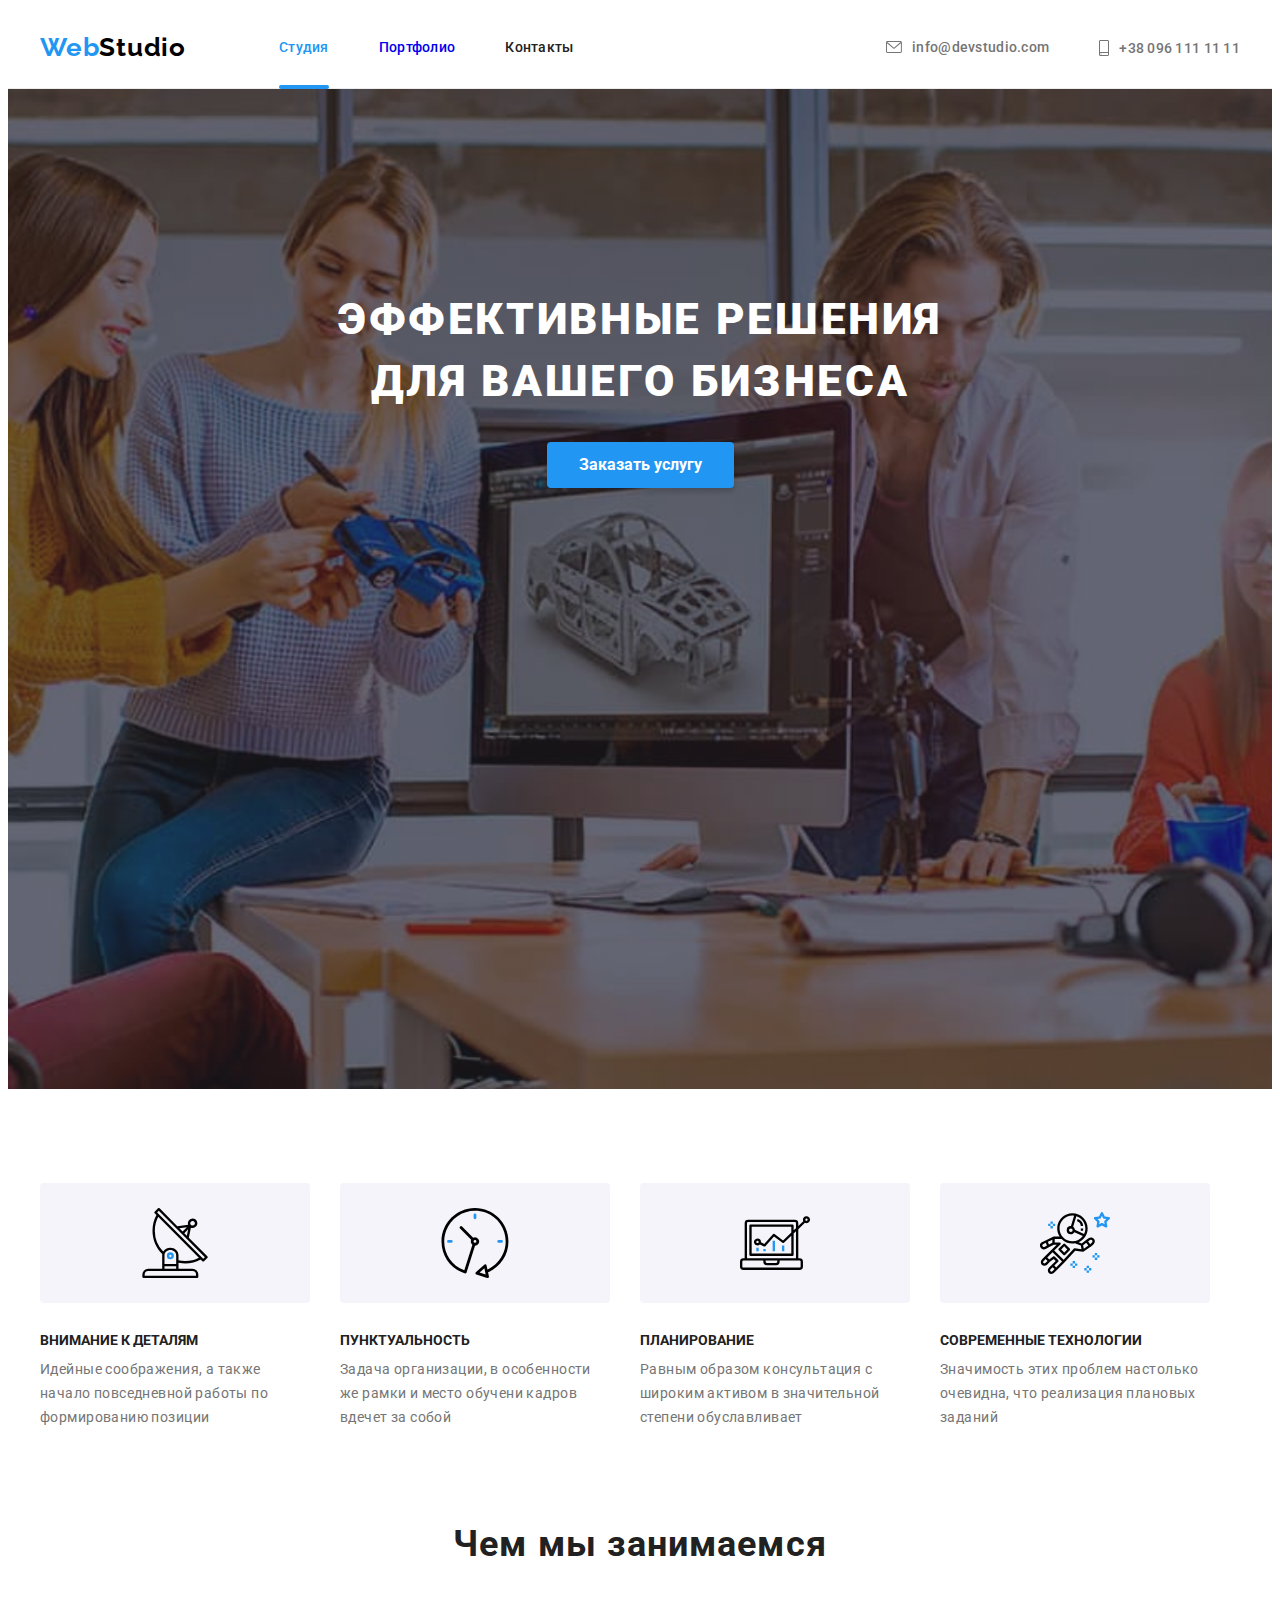
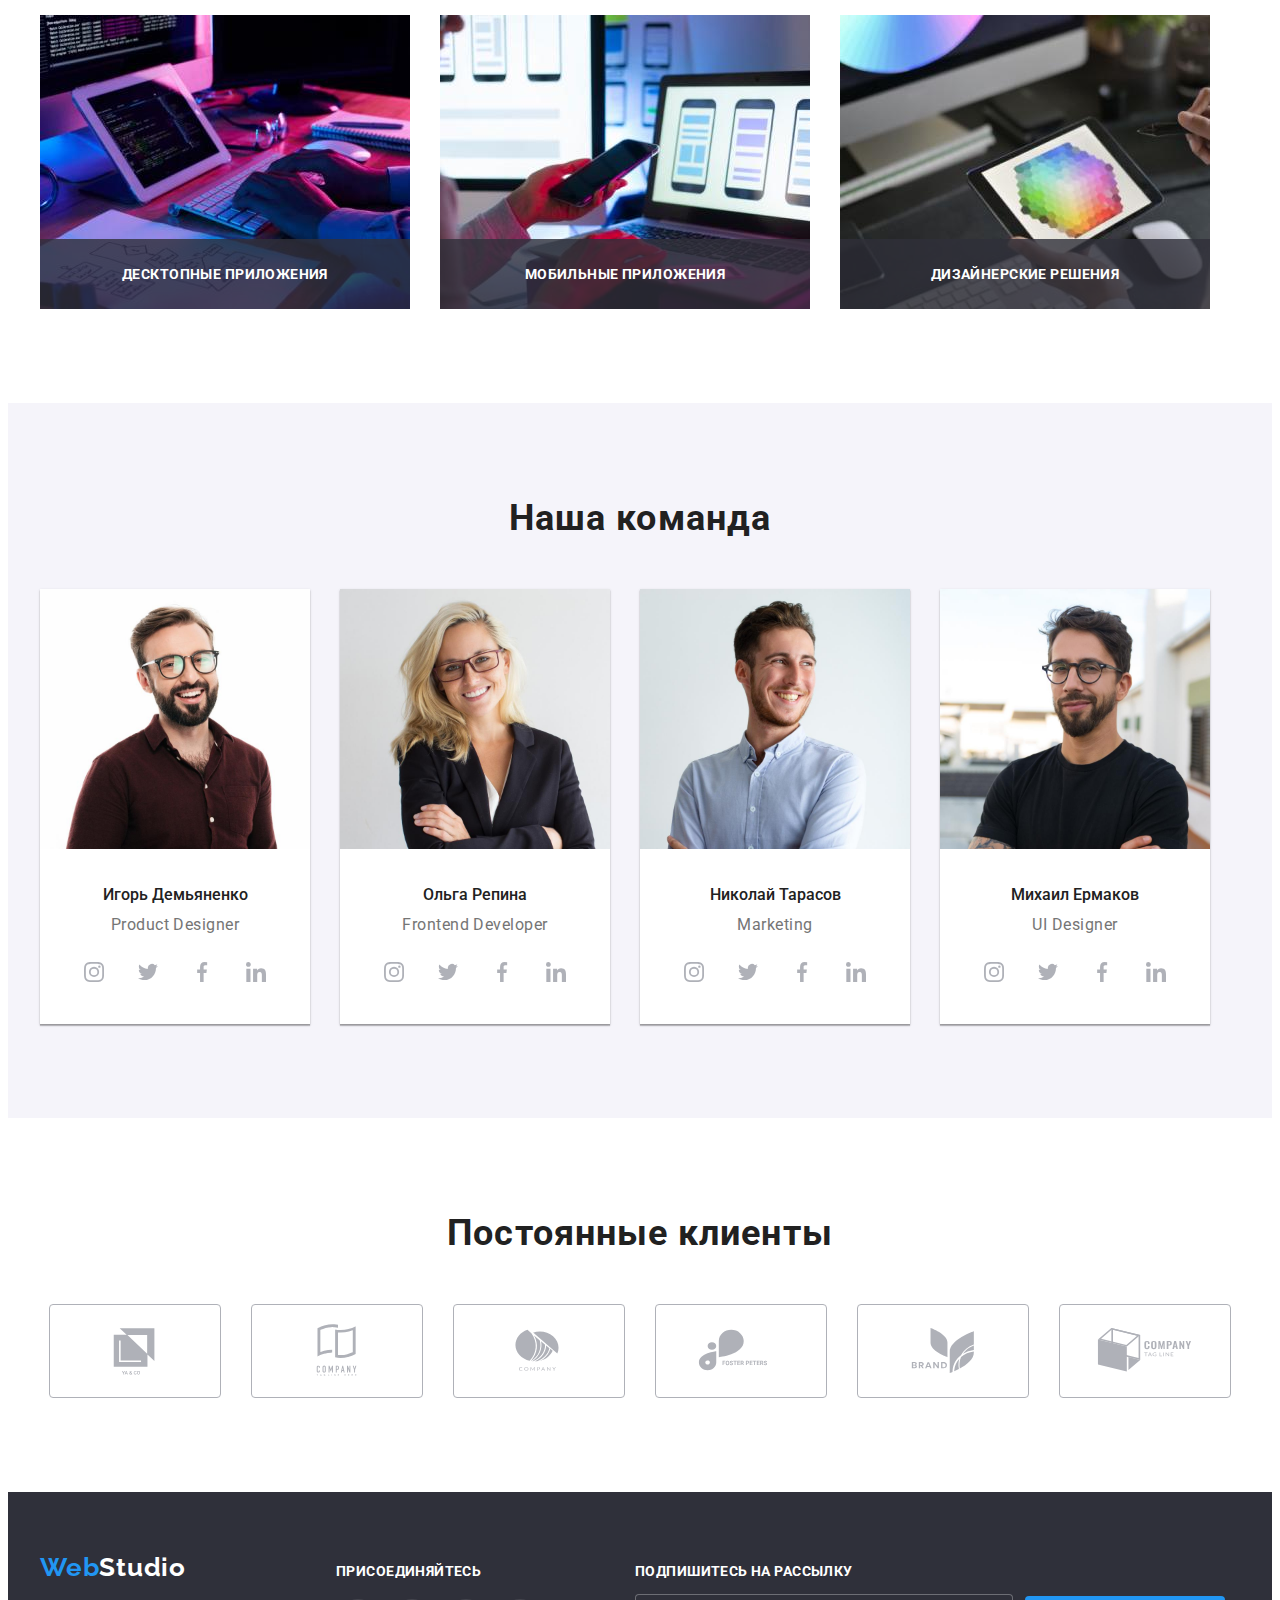
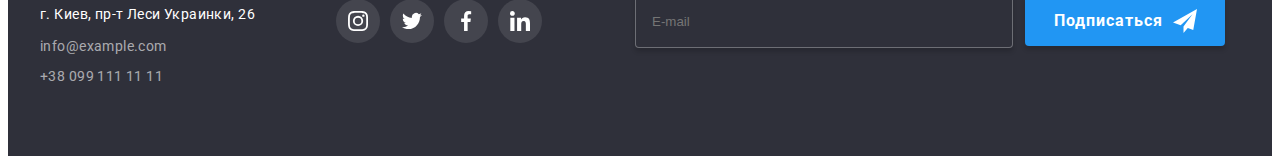
<file: index.html>
<!DOCTYPE html>
<html lang="ru">
  <head>
    <meta charset="UTF-8" />
    <meta http-equiv="X-UA-Compatible" content="IE=edge" />
    <meta name="viewport" content="width=device-width, initial-scale=1.0" />
    <link
      rel="stylesheet"
      href="https://cdnjs.cloudflare.com/ajax/libs/modern-normalize/1.1.0/modern-normalize.min.css"
      integrity="sha512-wpPYUAdjBVSE4KJnH1VR1HeZfpl1ub8YT/NKx4PuQ5NmX2tKuGu6U/JRp5y+Y8XG2tV+wKQpNHVUX03MfMFn9Q=="
      crossorigin="anonymous"
      referrerpolicy="no-referrer"
    />
    <link rel="preconnect" href="https://fonts.googleapis.com" />
    <link rel="preconnect" href="https://fonts.gstatic.com" crossorigin />
    <link
      href="https://fonts.googleapis.com/css2?family=Raleway:wght@700&family=Roboto:wght@400;500;700;900&display=swap"
      rel="stylesheet"
    />
    <link rel="stylesheet" href="./css/styles.css" />
    <title>WebStudio</title>
  </head>
  <body>
    <header class="header">
      <div class="container">
        <nav class="main-navi">
          <a href="./index.html" class="web-header" lang="en"
            >Web<span class="studio-black">Studio</span></a
          >
          <ul class="navi-list">
            <li class="navigation current">
              <a class="item-nav current" href="./index.html">Студия</a>
            </li>
            <li class="navigation">
              <a class="item-nav" href="./portfolio.html">Портфолио</a>
            </li>
            <li class="navigation"><a class="item-nav" href="">Контакты</a></li>
          </ul>
        </nav>
        <ul class="navi-bar">
          <li class="contact">
            <a class="link-contact" href="mailto:info@devstudio.com">
              <svg class="icon-latter" width="16" height="12">
                <use href="./images/sprite.svg#icon-letter"></use>
              </svg>
              info@devstudio.com</a>
          </li>
          <li class="contact">
            <a class="link-contact" href="tel:+380961111111">
              <svg class="icon-smartphone" width="10px" height="16px">
                <use href="./images/sprite.svg#icon-smartphone"></use>
              </svg>
              +38 096 111 11 11</a>
          </li>
        </ul>
      </div>
    </header>
    <main>
      <section class="hero overlay">
        <div class="container">
          <h1 class="hero-name">Эффективные решения<br />для вашего бизнеса</h1>
          <button type="button" class="hero-orderbutton" data-modal-open>
            Заказать услугу
          </button>
        </div>
      </section>
      <section class="skills">
        <h2 class="visually-hidden">Заголовок</h2>
        <div class="container">
          <ul class="skills-main">
            <li class="skills-item">
              <div class="icon-pic">
                <svg class="icon-skills" width="70px" height="70px"> 
                  <use href="./images/sprite.svg#icon-antenna"></use>
                </svg>
              </div>
              <h3 class="skills-list">Внимание к деталям</h3>
              <p class="skills-content">
                Идейные соображения, а также начало повседневной работы по
                формированию позиции
              </p>
            </li>
            <li class="skills-item">
              <div class="icon-pic">
                <svg class="icon-skills" width="70px" height="70px">
                  <use href="./images/sprite.svg#icon-clock"></use>
                </svg>
              </div>
              <h3 class="skills-list">Пунктуальность</h3>
              <p class="skills-content">
                Задача организации, в особенности же рамки и место обучени
                кадров вдечет за собой
              </p>
            </li>
            <li class="skills-item">
              <div class="icon-pic">
                <svg class="icon-skills" width="70px" height="70px"> 
                  <use href="./images/sprite.svg#icon-diagram"></use>
                </svg>
              </div>
              <h3 class="skills-list">Планирование</h3>
              <p class="skills-content">
                Равным образом консультация с широким активом в значительной
                степени обуславливает
              </p>
            </li>
            <li class="skills-item">
              <div class="icon-pic">
                <svg class="icon-skills" width="70px" height="70px">
                  <use href="./images/sprite.svg#icon-astronaut"></use>
                </svg>
              </div>
              <h3 class="skills-list">Современные технологии</h3>
              <p class="skills-content">
                Значимость этих проблем настолько очевидна, что реализация
                плановых заданий
              </p>
            </li>
          </ul>
        </div>
      </section>
      <section class="works">
        <h2 class="our-works">Чем мы занимаемся</h2>
        <div class="container">
          <ul class="works-list">
            <li class="works-item">
              <img
                src="./images/img1.jpg"
                width="370"
                alt="человек работает за компьютером"
              />
              <p class="works-title">Десктопные приложения</p>
            </li>
            <li class="works-item">
              <img
                src="./images/img2.jpg"
                width="370"
                alt="человек держит телефон"
              />
              <p class="works-title">Мобильные приложения</p>
            </li>
            <li class="works-item">
              <img
                src="./images/img3.jpg"
                width="370"
                alt="человек держит планшет"
              />
              <p class="works-title">Дизайнерские решения</p>
            </li>
          </ul>
        </div>
      </section>
      <section class="team">
        <h2 class="our-team">Наша команда</h2>
        <div class="container">
          <ul class="team-list">
            <li class="team-item">
              <img
                src="./images/imgf1.jpg"
                width="270"
                alt="Игорь Демьяненко"
              />
              <div class="bio">
                <h3 class="bio-name">Игорь Демьяненко</h3>
                <p class="bio-post">Product Designer</p>
                <ul class="social-networks">
                  <li class="social-icons">
                    <a href="" class="social-icons-link">
                      <svg class="social-icons-svg" width="20px" height="20px">
                        <use href="./images/sprite.svg#icon-instagram"></use>
                      </svg>
                    </a>
                  </li>
                  <li class="social-icons">
                    <a href="" class="social-icons-link">
                      <svg class="social-icons-svg" width="20px" height="20px">
                        <use href="./images/sprite.svg#icon-twitter"></use>
                      </svg>
                    </a>
                  </li>
                  <li class="social-icons">
                    <a href="" class="social-icons-link">
                      <svg class="social-icons-svg" width="20px" height="20px">
                        <use href="./images/sprite.svg#icon-facebook"></use>
                      </svg>
                    </a>
                  </li>
                  <li class="social-icons">
                    <a href="" class="social-icons-link">
                      <svg class="social-icons-svg" width="20px" height="20px">
                        <use href="./images/sprite.svg#icon-linkedin"></use>
                      </svg>
                    </a>
                  </li>
                </ul>
              </div>
            </li>
            <li class="team-item">
              <img src="./images/imgf2.jpg" width="270" alt="Ольга Репина" />
              <div class="bio">
                <h3 class="bio-name">Ольга Репина</h3>
                <p class="bio-post">Frontend Developer</p>
                <ul class="social-networks">
                  <li class="social-icons">
                    <a href="" class="social-icons-link">
                      <svg class="social-icons-svg" width="20px" height="20px">
                        <use href="./images/sprite.svg#icon-instagram"></use>
                      </svg>
                    </a>
                  </li>
                  <li class="social-icons">
                    <a href="" class="social-icons-link">
                      <svg class="social-icons-svg" width="20px" height="20px">
                        <use href="./images/sprite.svg#icon-twitter"></use>
                      </svg>
                    </a>
                  </li>
                  <li class="social-icons">
                    <a href="" class="social-icons-link">
                      <svg class="social-icons-svg" width="20px" height="20px">
                        <use href="./images/sprite.svg#icon-facebook"></use>
                      </svg>
                    </a>
                  </li>
                  <li class="social-icons">
                    <a href="" class="social-icons-link">
                      <svg class="social-icons-svg" width="20px" height="20px">
                        <use href="./images/sprite.svg#icon-linkedin"></use>
                      </svg>
                    </a>
                  </li>
                </ul>
              </div>
            </li>
            <li class="team-item">
              <img src="./images/imgf3.jpg" width="270" alt="Николай Тарасов" />
              <div class="bio">
                <h3 class="bio-name">Николай Тарасов</h3>
                <p class="bio-post">Marketing</p>
                <ul class="social-networks">
                  <li class="social-icons">
                    <a href="" class="social-icons-link">
                      <svg class="social-icons-svg" width="20px" height="20px">
                        <use href="./images/sprite.svg#icon-instagram"></use>
                      </svg>
                    </a>
                  </li>
                  <li class="social-icons">
                    <a href="" class="social-icons-link">
                      <svg class="social-icons-svg" width="20px" height="20px">
                        <use href="./images/sprite.svg#icon-twitter"></use>
                      </svg>
                    </a>
                  </li>
                  <li class="social-icons">
                    <a href="" class="social-icons-link">
                      <svg class="social-icons-svg" width="20px" height="20px">
                        <use href="./images/sprite.svg#icon-facebook"></use>
                      </svg>
                    </a>
                  </li>
                  <li class="social-icons">
                    <a href="" class="social-icons-link">
                      <svg class="social-icons-svg" width="20px" height="20px">
                        <use href="./images/sprite.svg#icon-linkedin"></use>
                      </svg>
                    </a>
                  </li>
                </ul>
              </div>
            </li>
            <li class="team-item">
              <img src="./images/imgf4.jpg" width="270" alt="Михаил Ермаков" />
              <div class="bio">
                <h3 class="bio-name">Михаил Ермаков</h3>
                <p class="bio-post">UI Designer</p>
                <ul class="social-networks">
                  <li class="social-icons">
                    <a href="" class="social-icons-link">
                      <svg class="social-icons-svg" width="20px" height="20px">
                        <use href="./images/sprite.svg#icon-instagram"></use>
                      </svg>
                    </a>
                  </li>
                  <li class="social-icons">
                    <a href="" class="social-icons-link">
                      <svg class="social-icons-svg" width="20px" height="20px">
                        <use href="./images/sprite.svg#icon-twitter"></use>
                      </svg>
                    </a>
                  </li>
                  <li class="social-icons">
                    <a href="" class="social-icons-link">
                      <svg class="social-icons-svg" width="20px" height="20px">
                        <use href="./images/sprite.svg#icon-facebook"></use>
                      </svg>
                    </a>
                  </li>
                  <li class="social-icons">
                    <a href="" class="social-icons-link">
                      <svg class="social-icons-svg" width="20px" height="20px">
                        <use href="./images/sprite.svg#icon-linkedin"></use>
                      </svg>
                    </a>
                  </li>
                </ul>
              </div>
            </li>
          </ul>
        </div>
      </section>
      <section class="constant-customers">
        <div class="container">
          <h2 class="title">Постоянные клиенты</h2>
          <ul class="customers-list">
            <li class="item">
              <a href="" class="customers-logo">
                <svg class="customers-icon" width="106" height="60">
                  <use href="./images/sprite.svg#icon-Logo1"></use>
                </svg>
              </a>
            </li>
            <li class="item">
              <a href="" class="customers-logo">
                <svg class="customers-icon" width="106" height="60">
                  <use href="./images/sprite.svg#icon-Logo2"></use>
                </svg>
              </a>
            </li>
            <li class="item">
              <a href="" class="customers-logo">
                <svg class="customers-icon" width="106" height="60">
                  <use href="./images/sprite.svg#icon-Logo3"></use>
                </svg>
              </a>
            </li>
            <li class="item">
              <a href="" class="customers-logo">
                <svg class="customers-icon" width="106" height="60">
                  <use href="./images/sprite.svg#icon-Logo4"></use>
                </svg>
              </a>
            </li>
            <li class="item">
              <a href="" class="customers-logo">
                <svg class="customers-icon" width="106" height="60">
                  <use href="./images/sprite.svg#icon-Logo5"></use>
                </svg>
              </a>
            </li>
            <li class="item">
              <a href="" class="customers-logo">
                <svg class="customers-icon" width="106" height="60">
                  <use href="./images/sprite.svg#icon-Logo6"></use>
                </svg>
              </a>
            </li>
          </ul>
        </div>
      </section>
    </main>
    <footer class="footer">
      <div class="container">
        <div class="container-div">
          <a href="./index.html" class="web-footer" lang="en">Web<span class="studio-white">Studio</span></a>
          <address>
            <ul class="footer-navi">
              <li class="adress-contact">г. Киев, пр-т Леси Украинки, 26
              </li>
              <li class="footer-contact">
                <a href="mailto:info@example.com">info@example.com</a>
              </li>
              <li class="footer-contact">
                <a href="tel:+380991111111">+38 099 111 11 11</a>
              </li>
            </ul>
          </address>
        </div>
        <div class="footer-subscription">
          <p class="footer-headline">Присоединяйтесь</p>
          <ul class="footer-social-networks">
            <li class="social-icons">
              <a href="" class="footer-social-icons-link">
                <svg class="footer-social-icons-svg" width="20" height="20">
                  <use href="./images/sprite.svg#icon-instagram"></use>
                </svg>
              </a>
            </li>

            <li class="social-icons">
              <a href="" class="footer-social-icons-link">
                <svg class="footer-social-icons-svg" width="20" height="20">
                  <use href="./images/sprite.svg#icon-twitter"></use>
                </svg>
              </a>
            </li>

            <li class="social-icons">
              <a href="" class="footer-social-icons-link">
                <svg class="footer-social-icons-svg" width="20" height="20">
                  <use href="./images/sprite.svg#icon-facebook"></use>
                </svg>
              </a>
            </li>

            <li class="social-icons">
              <a href="" class="footer-social-icons-link">
                <svg class="footer-social-icons-svg" width="20" height="20">
                  <use href="./images/sprite.svg#icon-linkedin"></use>
                </svg>
              </a>
            </li>
          </ul>
        </div>
        <div class="footer-signup">
          <p class="title">Подпишитесь на рассылку</p>
          <form class="signup-form">
            <input type="email" name="email" class="signup-input" id="email" placeholder="E-mail">
            <label for="email"></label>
            <button class="signup-button" type="submit">Подписаться<span class="send-icon">
              <svg width="24" height="24"> 
                <use href="./images/icons.svg#icon-send"></use>
              </svg>
            </span></button>
          </form>
        </div>
  
        </div>
    </footer>
    <div class="backdrop is-hidden" data-modal>
      <div class="modal">
        <button class="modal-button" data-modal-close>
        <svg width="11" height="11" class="close-button">
          <use href="./images/sprite.svg#icon-close"></use>
        </svg>  
        </button>
      <form class="modal-form">
          <p class="modal-title">Оставьте свои данные, мы вам перезвоним</p>
          <label class="form-field">
            <span class="label-name">Имя</span>
            <input type="text" name="name" class="form-input" autocomplete="off" required>
            <span class="label-icon">
              <svg width="12" height="12">
                <use href="./images/icons.svg#icon-person"></use>
              </svg>
            </span>
          </label>

          <label class="form-field">
            <span class="label-name">Телефон</span> 
            <input type="tel" name="tel" class="form-input" autocomplete="off" required>
            <span class="label-icon">
              <svg width="13" height="13">
                <use href="./images/icons.svg#icon-phone"></use>
              </svg>
            </span>
          </label>
          <label class="form-field">
            <span class="label-name">Почта</span>
            <input type="email" name="email" class="form-input" autocomplete="off" required>
            <span class="label-icon">
              <svg width="15" height="12">
                <use href="./images/icons.svg#icon-email"></use>
              </svg>
            </span>
          </label>
          <label class="form-field">
            <span class="label-name">Комментарий</span>
            <textarea 
               name="comment"
               class="text-input" 
               placeholder="Введите текст"></textarea>
                    </label>
           <label class="policy">
           <input type="checkbox" name="policy" class="browser-checkbox" required>
           <span class="custom-chechbox">
           </span>
           <span class="agreement">Соглашаюсь с рассылкой и принимаю 
           <a href="#" class="policy-agreement">Условия договора</a></span>
           </label>
          <button type="submit" class="submit-button">Отправить</button>
        </form>


      </div>
    </div>
    <script src="./js/modal.js"></script>
  </body>
</html>
</file>
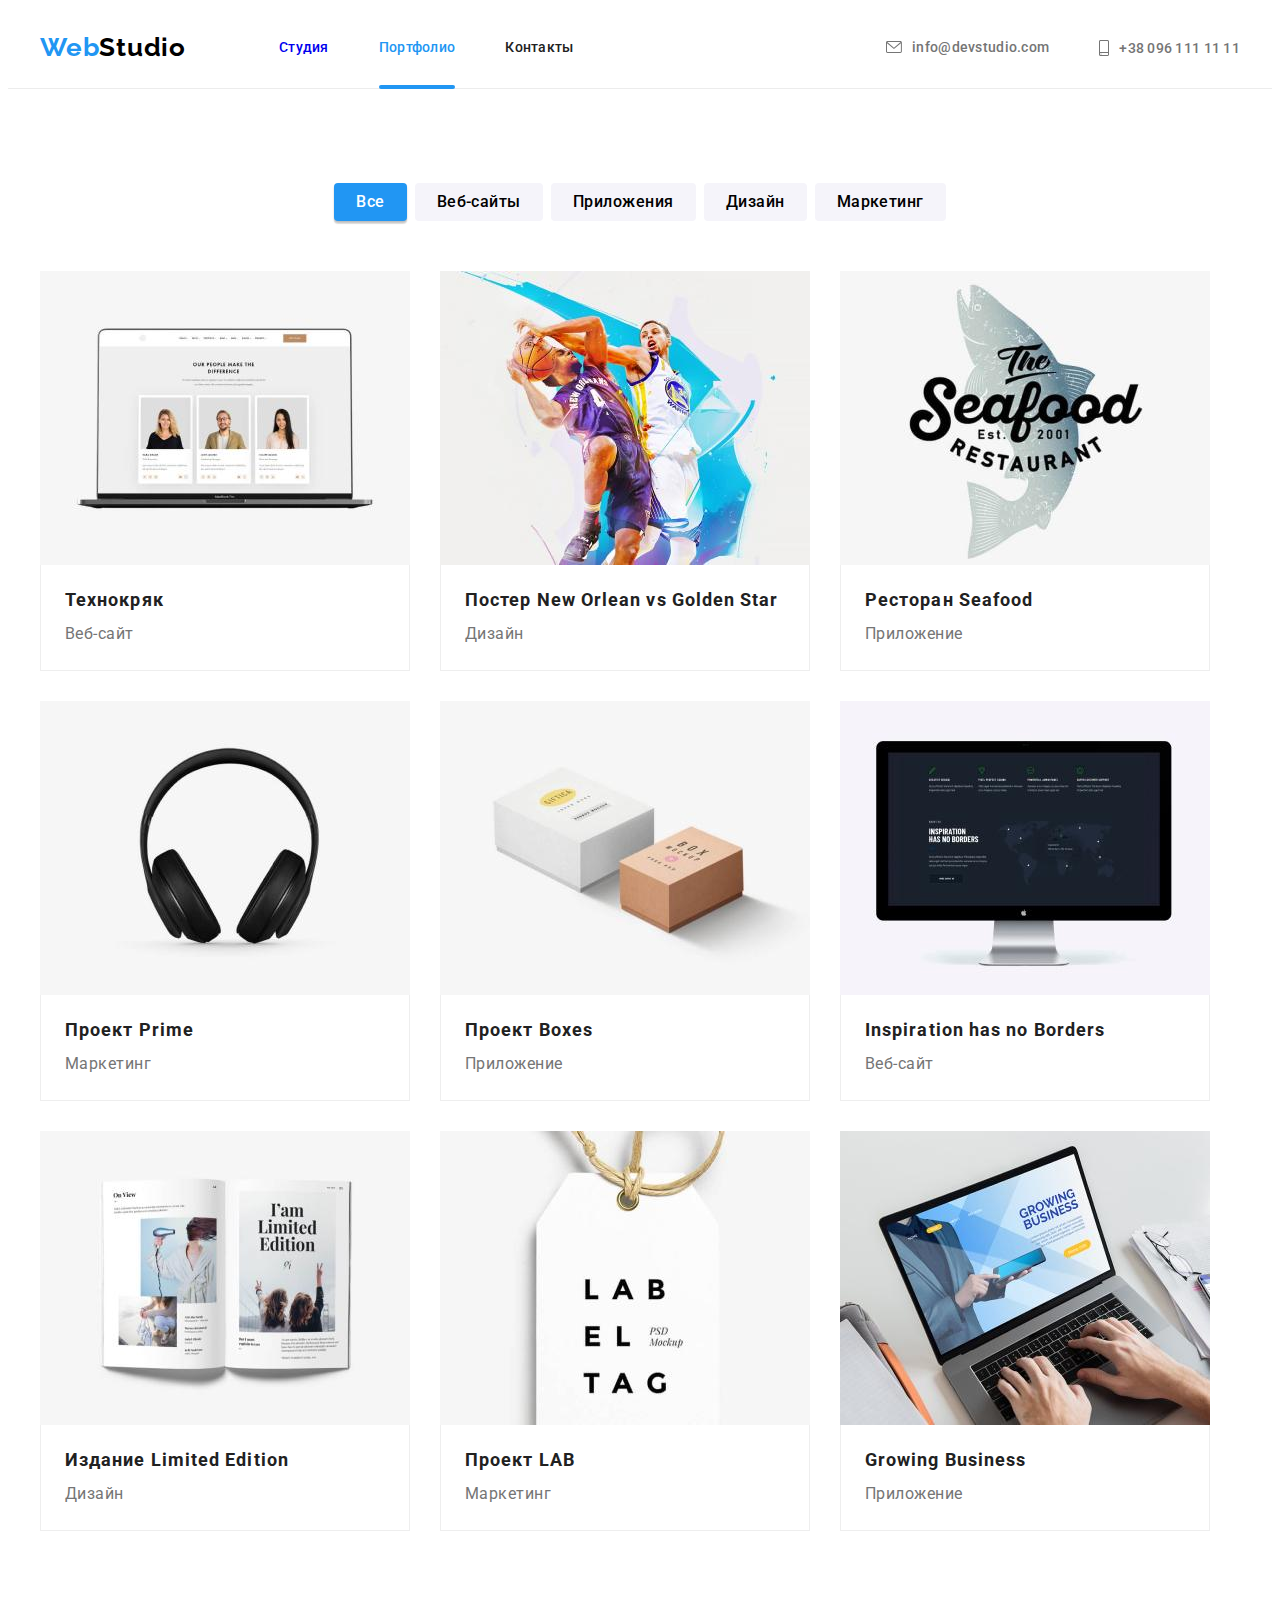
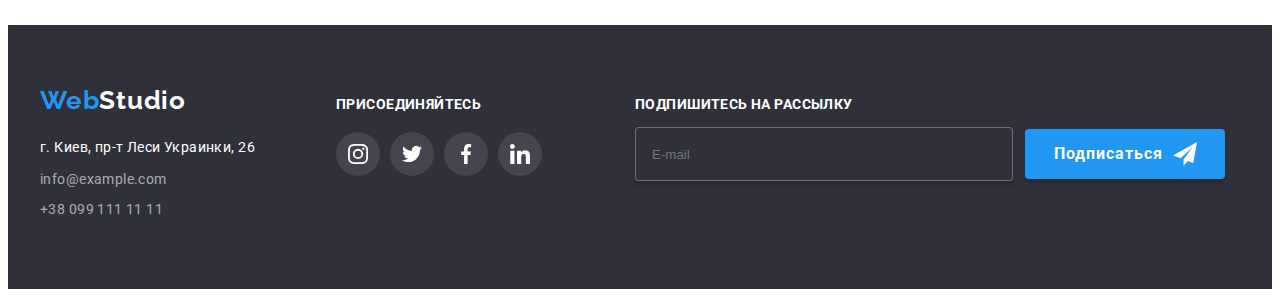
<file: portfolio.html>
<!DOCTYPE html>
<html lang="ru">
<head>
    <meta charset="UTF-8">
    <meta http-equiv="X-UA-Compatible" content="IE=edge">
    <meta name="viewport" content="width=device-width, initial-scale=1.0">
    <link rel="stylesheet" href="https://cdnjs.cloudflare.com/ajax/libs/modern-normalize/1.1.0/modern-normalize.min.css"
        integrity="sha512-wpPYUAdjBVSE4KJnH1VR1HeZfpl1ub8YT/NKx4PuQ5NmX2tKuGu6U/JRp5y+Y8XG2tV+wKQpNHVUX03MfMFn9Q=="
        crossorigin="anonymous" referrerpolicy="no-referrer">
    <link rel="preconnect" href="https://fonts.googleapis.com">
    <link rel="preconnect" href="https://fonts.gstatic.com" crossorigin>
    <link
        href="https://fonts.googleapis.com/css2?family=Raleway:wght@700&family=Roboto:wght@400;500;700;900&display=swap"
        rel="stylesheet">
    <link rel="stylesheet" href="./css/styles.css">
    <title>Portfolio</title>
</head>
<body>
    <header class="header">
        <div class="container">
          <nav class="main-navi">
            <a href="./index.html" class="web-header" lang="en"
              >Web<span class="studio-black">Studio</span></a
            >
            <ul class="navi-list">
              <li class="navigation">
                <a class="item-nav" href="./index.html">Студия</a>
              </li>
              <li class="navigation current">
                <a class="item-nav current" href="./portfolio.html">Портфолио</a>
              </li>
              <li class="navigation"><a class="item-nav" href="">Контакты</a></li>
            </ul>
          </nav>
          <ul class="navi-bar">
            <li class="contact">
              <a class="link-contact" href="mailto:info@devstudio.com">
                <svg class="icon-latter" width="16" height="12">
                  <use href="./images/sprite.svg#icon-letter"></use>
                </svg>
                info@devstudio.com</a>
            </li>
            <li class="contact">
              <a class="link-contact" href="tel:+380961111111">
                <svg class="icon-smartphone" width="10px" height="16px">
                  <use href="./images/sprite.svg#icon-smartphone"></use>
                </svg>
                +38 096 111 11 11</a>
            </li>
          </ul>
        </div>
      </header>
<main>
    <section class="projects">
      <div class="container">
        <h1 class="visually-hidden">Заголовок</h1>
        <ul class="project-buttons">
            <li class="button"><button class="filter-button-all" type="button">Все</button></li>
            <li class="button"><button class="filter-button" type="button">Веб-сайты</button></li>
            <li class="button"><button class="filter-button" type="button">Приложения</button></li>
            <li class="button"><button class="filter-button" type="button">Дизайн</button></li>
            <li class="button"><button class="filter-button" type="button">Маркетинг</button></li>
        </ul>
        <ul class="project-list">
            <li class="project-all">
                <a href="">
                  <div class="project-shirt">  
                    <img src="./images/notebook.jpg"
                      width="370" 
                      alt="Технокряк">
                      <div class="project-popup">
                        <p class="popup-text">Технокряк это современная площадка распространения коронавируса. Компании используют эту платформу для цифрового шпионажа и атак на защищённые сервера конкурентов.</p>
                      </div>
                  </div>
                    <div class="container-item">
                    <h3 class="project-name">Технокряк</h3>
                    <p class="project-type">Веб-сайт</p>
                    </div>
                </a>
            </li>
            <li class="project-all">
                <a href="">
                  <div class="project-shirt">
                    <img src="./images/bascet.jpg"
                    width="370"
                    alt="Постер New Orlean vs Golden Star">
                    <div class="project-popup">
                      <p class="popup-text">Технокряк это современная площадка распространения коронавируса. Компании используют эту платформу для цифрового шпионажа и атак на защищённые сервера конкурентов.</p>
                    </div>
                  </div>
                    <div class="container-item">
                    <h3 class="project-name">Постер New Orlean vs Golden Star</h3>
                    <p class="project-type">Дизайн</p>
                   </div>
                </a>
            </li>
            <li class="project-all">
                <a href="">
                   <div class="project-shirt">
                    <img src="./images/seafood.jpg"
                    width="370"
                    alt="Ресторан Seafood">
                    <div class="project-popup">
                      <p class="popup-text">Технокряк это современная площадка распространения коронавируса. Компании используют эту платформу для цифрового шпионажа и атак на защищённые сервера конкурентов.</p>
                    </div>
                   </div>
                    <div class="container-item">
                    <h3 class="project-name">Ресторан Seafood</h3>
                    <p class="project-type">Приложение</p>
                    </div>
                </a>
            </li>
            <li class="project-all">
                <a href="">
                  <div class="project-shirt">
                    <img src="./images/headphones.jpg"
                    width="370"
                    alt="Проект Prime">
                    <div class="project-popup">
                      <p class="popup-text">Технокряк это современная площадка распространения коронавируса. Компании используют эту платформу для цифрового шпионажа и атак на защищённые сервера конкурентов.</p>
                    </div>
                   </div>
                  <div class="container-item">
                    <h3 class="project-name">Проект Prime</h3>
                    <p class="project-type">Маркетинг</p>
                    </div>
                </a>
            </li>
            <li class="project-all">
                <a href="">
                  <div class="project-shirt">
                    <img src="./images/boxes.jpg"
                    width="370"
                    alt="Проект Boxes">
                    <div class="project-popup">
                      <p class="popup-text">Технокряк это современная площадка распространения коронавируса. Компании используют эту платформу для цифрового шпионажа и атак на защищённые сервера конкурентов.</p>
                    </div>
                   </div>
                    <div class="container-item">
                    <h3 class="project-name">Проект Boxes</h3>
                    <p class="project-type">Приложение</p>
                    </div>
                </a>
            </li>
            <li class="project-all">
                <a href="">
                  <div class="project-shirt">
                    <img src="./images/monitor.jpg"
                    width="370"
                    alt="Inspiration has no Borders">
                    <div class="project-popup">
                      <p class="popup-text">Технокряк это современная площадка распространения коронавируса. Компании используют эту платформу для цифрового шпионажа и атак на защищённые сервера конкурентов.</p>
                    </div>
                   </div>
                    <div class="container-item">
                    <h3 class="project-name">Inspiration has no Borders</h3>
                    <p class="project-type">Веб-сайт</p>
                     </div>             
                </a>
            </li>
            <li class="project-all">
                <a href="">
                  <div class="project-shirt">
                    <img src="./images/book.jpg"
                    width="370"
                    alt="Издание Limited Edition">
                    <div class="project-popup">
                      <p class="popup-text">Технокряк это современная площадка распространения коронавируса. Компании используют эту платформу для цифрового шпионажа и атак на защищённые сервера конкурентов.</p>
                    </div>
                   </div>
                    <div class="container-item">
                    <h3 class="project-name">Издание Limited Edition</h3>
                    <p class="project-type">Дизайн</p>
                    </div>
                </a>
            </li>
            <li class="project-all">
                <a href="">
                  <div class="project-shirt">
                    <img src="./images/lab.jpg"
                    width="370"
                    alt="Проект LAB">
                    <div class="project-popup">
                      <p class="popup-text">Технокряк это современная площадка распространения коронавируса. Компании используют эту платформу для цифрового шпионажа и атак на защищённые сервера конкурентов.</p>
                    </div>
                   </div>
                    <div class="container-item">
                    <h3 class="project-name">Проект LAB</h3>
                    <p class="project-type">Маркетинг</p>
                    </div>
                </a>
            </li>
            <li class="project-all">
                <a href="">
                  <div class="project-shirt">
                    <img src="./images/business.jpg"
                    width="370"
                    alt="Growing Business">
                    <div class="project-popup">
                      <p class="popup-text">Технокряк это современная площадка распространения коронавируса. Компании используют эту платформу для цифрового шпионажа и атак на защищённые сервера конкурентов.</p>
                    </div>
                   </div>
                    <div class="container-item">
                    <h3 class="project-name">Growing Business</h3>
                    <p class="project-type">Приложение</p>
                    </div>
                </a>
            </li>
        </ul>
    </div>
    </section>
</main>
<footer class="footer">
  <div class="container">
    <div class="container-div">
      <a href="./index.html" class="web-footer" lang="en">Web<span class="studio-white">Studio</span></a>
      <address>
        <ul class="footer-navi">
          <li class="adress-contact">г. Киев, пр-т Леси Украинки, 26
          </li>
          <li class="footer-contact">
            <a href="mailto:info@example.com">info@example.com</a>
          </li>
          <li class="footer-contact">
            <a href="tel:+380991111111">+38 099 111 11 11</a>
          </li>
        </ul>
      </address>
    </div>
    <div class="footer-subscription">
      <p class="footer-headline">Присоединяйтесь</p>
      <ul class="footer-social-networks">
        <li class="social-icons">
          <a href="" class="footer-social-icons-link">
            <svg class="footer-social-icons-svg" width="20" height="20">
              <use href="./images/sprite.svg#icon-instagram"></use>
            </svg>
          </a>
        </li>

        <li class="social-icons">
          <a href="" class="footer-social-icons-link">
            <svg class="footer-social-icons-svg" width="20" height="20">
              <use href="./images/sprite.svg#icon-twitter"></use>
            </svg>
          </a>
        </li>

        <li class="social-icons">
          <a href="" class="footer-social-icons-link">
            <svg class="footer-social-icons-svg" width="20" height="20">
              <use href="./images/sprite.svg#icon-facebook"></use>
            </svg>
          </a>
        </li>

        <li class="social-icons">
          <a href="" class="footer-social-icons-link">
            <svg class="footer-social-icons-svg" width="20" height="20">
              <use href="./images/sprite.svg#icon-linkedin"></use>
            </svg>
          </a>
        </li>
      </ul>
    </div>
    <div class="footer-signup">
      <p class="title">Подпишитесь на рассылку</p>
      <form class="signup-form">
        <input type="email" name="email" class="signup-input" id="email" placeholder="E-mail">
        <label for="email"></label>
        <button class="signup-button" type="submit">Подписаться<span class="send-icon">
          <svg width="24" height="24"> 
            <use href="./images/icons.svg#icon-send"></use>
          </svg>
        </span></button>
      </form>
    </div>
    </div>
</footer>
</body>
</html>
</file>
<file: css/styles.css>
:root {
  --main-color: #212121;
  --secodary-color: #757575;
  --hover-color: #2196f3;
  --background-color: #ffffff;
  --cube:cubic-bezier(0.4, 0, 0.2, 1);
}

body {
  font-family: Roboto, sans-serif;
  font-weight: 400;
  font-size: 14px;
  line-height: 1.5;
  background-color: var(--background-color);
  color: var(--secodary-color);
}

body a:visited {
  color: var(--main-color);
}

body a {
  text-decoration: none;
}

body button:hover,
body button:focus,
body button:active {
  background-color: var(--hover-color);
  color: var(--background-color);
  /* box-shadow: 0px 3px 1px rgba(0, 0, 0, 0.1), 
  0px 1px 2px rgba(0, 0, 0, 0.08),
  0px 2px 2px rgba(0, 0, 0, 0.12); */
}

.header {
  border-bottom: 1px solid #ececec;
}

.navi-list .item-nav:hover,
.navi-list .item-nav:focus {
  color: var(--hover-color);
  transform: transition;
}

.navi-list .item-nav {
  transition-property: color;
  transition-duration: 250ms;
  transition-timing-function: var(--cubic);
}

.main-navi .web-header {
  font-family: Raleway;
  font-weight: 700;
  font-size: 26px;
  line-height: 1.2;
  letter-spacing: 0.03em;
  color: var(--hover-color);

  padding-top: 24px;
  padding-bottom: 25px;

  margin: 0;
}

.footer .web-footer {
  font-family: Raleway;
  font-weight: 700;
  font-size: 26px;
  line-height: 1.2;
  letter-spacing: 0.03em;
  color: var(--hover-color);
}

.studio-black {
  font-family: Raleway;
  font-weight: 700;
  font-size: 26px;
  line-height: 1.2;
  letter-spacing: 0.03em;
  color: #000000;
}

.navi-bar .link-contact:hover,
.navi-bar .link-contact:focus {
  color: var(--hover-color);
  /* transform: color; */
}

.header .container {
  display: flex;
  align-items: center;
  width: 1200px;
  padding-left: 15px;
  padding-right: 15px;
  margin: 0 auto;
}

.main-navi {
  display: flex;
  align-items: center;
}

.navi-list {
  display: flex;
  font-size: 14px;
  line-height: 1.1;
  letter-spacing: 0.02em;
  font-weight: 500;
  color: var(--main-color);
  list-style: none;

  margin-left: 93px;
  padding-left: 0;
  margin-top: 0;
  margin-bottom: 0;
 
  align-items: center;
}

.navi-list .item-nav {
  display: block;
  padding-top: 32px;
  padding-bottom: 32px;
}

.navi-list .navigation {
  position: relative;
}

.navi-list .navigation:not(:last-child) {
  margin-right: 50px;
}

.navigation .current::after {
  position: absolute;
  left: 0;
  bottom: -1.3px;

  content: "";

  width: 100%;
  height: 4px;

  background-color: var(--hover-color);

  border-radius: 4px;
}

.item-nav.current {
  color: var(--hover-color);
}

.navi-bar .link-contact {
  text-decoration: none;
  font-family: Roboto;
  font-weight: 500;
  line-height: 1;
  letter-spacing: 0.02em;
  text-align: left;
  font-size: 14px;
  color: var(--secodary-color);

  display: flex;
  align-items: center;

  padding-top: 32px;
  padding-bottom: 32px;

  transition-property: color;
  transition-duration: 250ms;
  transition-timing-function: var(--cube);
}

.navi-bar {
  display: flex;
  margin-left: auto;
  margin-top: 0;
  margin-bottom: 0;
  padding-left: 0;

  list-style: none;
}

.navi-bar .contact:not(:last-child) {
  margin-right: 50px;
}

.link-phone {
  display: flex;
  align-items: center;
}

.icon-latter {
  fill: currentColor;
  margin-right: 10px;
}

.icon-smartphone {
  fill: currentColor;
  margin-right: 10px;
}

.hero {
  background-color: #2f303a;

  padding-top: 200px;
  padding-bottom: 200px;
}

.hero .hero-name {
  font-family: Roboto;
  font-size: 44px;
  font-style: normal;
  line-height: 1.4;
  letter-spacing: 0.06em;
  text-align: center;
  font-weight: 900;
  text-transform: uppercase;
  color: #ffffff;

  margin: 0;
  margin-bottom: 30px;
}

.hero .hero-orderbutton {
  font-family: Roboto;
  font-weight: 700;
  font-style: normal;
  font-size: 16px;
  line-height: 1.6;
  background-color: var(--hover-color);
  color: #ffffff;

  border-radius: 4px;
  border-width: 2px;
  border-style: hidden;

  padding-left: 32px;
  padding-right: 32px;
  padding-top: 10px;
  padding-bottom: 10px;

  display: block;
  margin-left: auto;
  margin-right: auto;
  cursor: pointer;
  box-shadow: 0px 4px 4px rgba(0, 0, 0, 0.15);
}

/* скрытие заголовка */
.visually-hidden {
  position: absolute;
  width: 1px;
  height: 1px;
  margin: -1px;
  border: 0;
  padding: 0;
  clip: rect(0 0 0 0);
  overflow: hidden;
}

.overlay {
  height: 600px;
  max-width: 1600px;
  margin-left: auto;
  margin-right: auto;

  background-image: linear-gradient(
  to right, rgba(47, 48, 58, 0.4),
  rgba(47, 48, 58, 0.4)),
    url(../images/hero.jpg);
  background-size: cover;
  background-repeat: no-repeat;
  background-position: center;
}

.backdrop {
  position: fixed;
  top: 0;
  left: 0;

  width: 100%;
  height: 100%;

  background-color: rgba(0, 0, 0, 0.2);

  opacity: 1;

  transition-property: opacity;
  transition-duration: 250ms;
  transition-timing-function: var(--cube);
}

.backdrop.is-hidden {
  opacity: 0;
  pointer-events: none;
  /* visibility: hidden; */
}

.backdrop.is-hidden .modal {
  transform: scale(0.5) translate(-50%, -50%);
}

.modal {
  position: absolute;
  top: 50%;
  left: 50%;

  display: flex;
  flex-direction: column;
  max-width: 528px;
 
  padding: 40px;
  margin: 0;

  min-width: 528px;
 border-radius: 4px;

  background-color: rgba(255, 255, 255, 1);

  transform: scale(1) translate(-50%, -50%);
  transition: transform 250ms var(--cube);
  box-shadow: 0px 1px 3px rgba(0, 0, 0, 0.12),
  0px 1px 1px rgba(0, 0, 0, 0.14), 0px 2px 1px rgba(0, 0, 0, 0.2);
}

.modal-button {
  position: absolute;
  top: 8px;
  right: 8px;

  padding: 0;

  width: 30px;
  height: 30px;

  display: flex;
  justify-content: center;
  align-items: center;

  border-radius: 50%;
  border: 1px solid rgba(0, 0, 0, 0.1);

  color: #000000;
  background-color: var(--background-color);
  transition: fill 250ms var(--cube);
}

.modal-button:hover,
.modal-button:focus {
  fill: var(--hover-color);
  background-color: var(--background-color);
  transform: transition;
}

.icon-close {
  fill: currentColor;

  object-position: center;
}

.modal-title {
  font-family: inherit;
  font-size: 20px;
  font-weight: 700;
  line-height: 1.1;
  letter-spacing: 0.03em;
  text-align: center;

  color: var(--main-color);

  margin: 0;
  margin-bottom: 12px;
}

.form-field {
  display: block;
  position: relative;

  font-family: inherit;
  font-size: 12px;
  font-weight: 400;
  line-height: 1.1;
  letter-spacing: 0.01em;
  text-align: left;
}

.form-field:not(:last-child) {
margin-bottom: 10px;
}

.form-input {
  position: relative;
  width: 448px;
  height: 40px;

  padding-left: 42px;
  margin-top: 4px;

  border-radius: 4px;

  border: 1px solid rgba(33, 33, 33, 0.2);

  transition: border 250ms var(--cube);

  font-family: inherit;
  font-size: 14px;
  font-weight: 400;
  line-height: 1.1;
  letter-spacing: 0.01em;
  text-align: left;

  color: var(--main-color);

  cursor: pointer;
}

.form-field .form-input:hover,
.form-field .form-input:focus {
  border-color: var(--hover-color);
  outline: none;
}

.form-field .label-name {
  color: rgba(117, 117, 117, 1);

  font-family: inherit;
  font-size: 12px;
  font-weight: 400;
  line-height: 1.1;
  letter-spacing: 0.01em;
  text-align: left;
}

.form-field .label-icon {
  position: absolute;
  left: 12px;
  top: 30px;

  fill: rgba(33, 33, 33, 1);

  transition-property: fill;
  transition-duration: 250ms;
  transition-timing-function: var(--cube);
}

.form-input:focus ~ .label-icon,
.form-input:hover ~ .label-icon {
  fill: var(--hover-color);
}

.form-field .text-input {
  padding-top: 12px;
  padding-left: 12px;
  margin-top: 4px;

  width: 448px;
  height: 120px;
  resize: none;
  border: 1px solid rgba(33, 33, 33, 0.2);
  border-radius: 4px;

  transition-property: border;
  transition-duration: 250ms;
  transition-timing-function: var(--cube);

  font-family: inherit;
  font-size: 14px;
  font-weight: 400;
  line-height: 1.1;
  letter-spacing: 0.01em;
  text-align: left;

  color: var(--main-color);
  cursor: pointer;
}

.form-field .text-input::placeholder {
  color: rgba(117, 117, 117, 0.5);

  font-family: inherit;
  font-size: 12px;
  font-weight: 400;
  line-height: 1.1;
  letter-spacing: 0.01em;
  text-align: left;
}

.form-field .text-input:hover,
.form-field .text-input:focus {
  border-color: var(--hover-color);
  outline: none;
}

.policy {
  position: relative;

  display: flex;
  align-items: center;

  font-family: Roboto;
  font-size: 14px;
  font-style: normal;
  font-weight: 400;
  line-height: 1.5;
  letter-spacing: 0.03em;
  text-align: left;

  margin-bottom: 30px;
}

.policy .browser-checkbox {
  position: absolute;
  width: 1px;
  height: 1px;
  margin: -1px;
  border: 0;
  padding: 0;
  clip: rect(0 0 0 0);
  overflow: hidden;
}

.policy .custom-chechbox {
  position: absolute;
  left: 10px;
  top: 3px;

  border: 2px solid var(--main-color);
  border-radius: 2px;
  width: 16px;
  height: 15px;

  margin-right: 7px;

  cursor: pointer;

  transition-property: border-color, fill;
  transition-duration: 250ms;
  transition-timing-function: var(--cube);
}

.custom-chechbox:hover,
.custom-chechbox:focus {
  border-color: var(--hover-color);
  transform: trasition;
}

.policy .browser-checkbox:checked + .custom-chechbox {
  background-image: url(../images/icon-check.svg);
  background-position: center;
  background-repeat: no-repeat;
  background-origin: border-box;
  background-size: cover;
  object-fit: fill;

  border-color: var(--hover-color);

  fill: var(--hover-color);
}

.policy .agreement {
  display: inline-block;
  margin: 0;
  padding: 0;
  margin-left: 36px;
}

.policy .policy-agreement {
  text-decoration: underline;
  color: var(--hover-color);
}

.submit-button {
  display: block;

  font-family: inherit;
  font-size: 16px;
  font-weight: 700;
  line-height: 1.9;
  letter-spacing: 0.06em;
  text-align: center;


  padding-top: 10px;
  padding-bottom: 10px;
  padding-left: 55px;
  padding-right: 55px;

  background-color: var(--hover-color);
  color: var(--background-color);

  box-shadow: 0px 4px 4px 0px rgba(0, 0, 0, 0.15);
  border-radius: 4px;
  border: none;

  margin-left: auto;
  margin-right: auto;

  cursor: pointer;
}

.skills {
  padding-top: 94px;
  padding-bottom: 94px;
}

.skills .container {
  width: 1200px;
  padding-left: 15px;
  padding-right: 15px;
  margin: 0 auto;

  display: flex;
}

.skills-main {
  list-style: none;

  display: flex;

  margin: 0;
  padding: 0;
}

.skills-item {
  margin-right: 30px;
  width: 270px;
}

.skills-item:last-child {
  margin-right: 0;
}

.icon-pic {
  display: flex;
  flex-wrap: wrap;
  justify-content: center;
  align-items: center;
  width: 270px;
  height: 120px;
  background-color: #f5f4fa;
  border-radius: 4px;
  margin-bottom: 30px;
}

.skills-list {
  font-weight: 700;
  font-size: 14px;
  line-height: 1;
  text-transform: uppercase;
  color: var(--main-color);

  margin-top: 0;
  margin-bottom: 10px;
}

.skills-content {
  font-family: Roboto;
  font-size: 14px;
  font-style: normal;
  font-weight: 400;
  line-height: 24px;
  letter-spacing: 0.03em;
  text-align: left;

  margin: 0;
}

.works {
  padding-bottom: 94px;
}

.works .container {
  width: 1200px;
  padding-left: 15px;
  padding-right: 15px;
  margin: 0 auto;

  display: flex;
}

.works-list {
  list-style: none;
  display: flex;
  margin: 0;
  padding: 0;
}

.works-list .works-item {
  position: relative;
  margin-left: 0;
  margin-right: 30px;
}

.works-item img {
  display: block;
  max-width: 100%;
  height: auto;
}

.works-item .works-title {
  position: absolute;
  left: 0;
  bottom: 0;

  display: flex;
  align-items: center;
  justify-content: center;

  width: 100%;
  height: 70px;

  margin: 0;
  padding: 0;

  font-size: 14px;
  font-style: normal;
  font-weight: 700;
  line-height: 1.1;
  letter-spacing: 0.03em;
  text-align: center;
  text-transform: uppercase;

  color: var(--background-color);
  background-color: rgba(47, 48, 58, 0.8);
}


.works-item:last-child {
  margin-right: 0;
}

.works .our-works,
.team .our-team {
  font-size: 36px;
  font-weight: 700;
  line-height: 1.17;
  letter-spacing: 0.03em;
  text-align: center;
  color: var(--main-color);

  margin-top: 0;
  margin-bottom: 50px;
}

.team {
  background-color: #f5f4fa;

  padding-top: 94px;
  padding-bottom: 94px;
}

.team .container {
  width: 1200px;
  padding-left: 15px;
  padding-right: 15px;
  margin: 0 auto;

  display: flex;
}

.team-list {
  list-style: none;

  display: flex;
  padding: 0;
  margin: 0;
}

.team-list .team-item {
  margin-right: 30px;
  margin-left: 0;
  padding: 0;

  background-color: var(--background-color);
  box-shadow: 0px 1px 3px rgba(0, 0, 0, 0.12), 0px 1px 1px 
  rgba(0, 0, 0, 0.14), 0px 2px 1px
  rgba(0, 0, 0, 0.2)
}

.team-item:last-child {
  margin-right: 0;
}

.team-item .bio {
  padding-top: 30px;
  padding-bottom: 30px;
  padding-right: 32px;
  padding-left: 32px;
  align-items: center;
  text-align: center;
}

.team .bio-name {
  font-family: Roboto;
  font-weight: 500;
  font-size: 16px;
  line-height: 1.2;
  color: var(--main-color);

  margin-top: 0;
  margin-bottom: 10px;
}

.team .bio-post {
  font-family: Roboto;
  line-height: 1.2;
  letter-spacing: 0.03em;
  font-size: 16px;

  margin: 0;
  margin-bottom: 16px;
}

/* social links НАША КОМАНДА */

.social-networks {
  list-style: none;
  display: flex;
  justify-content: center;
  align-items: center;

  padding: 0;
}

.social-icons:not(:last-child) {
  margin-right: 10px;
}

.social-icons-link {
  display: flex;
  justify-content: center;
  align-items: center;
  width: 44px;
  height: 44px;
  border-radius: 50%;
  transition-property: fill, background-color;
  transition-duration: 250ms;
  transition-timing-function: var(--cube);
}

.social-icons-link {
  background-color: var(--background-color);
}

.social-icons-svg {
  fill: #afb1b8;
}

.social-icons-link:hover,
.social-icons-link:focus {
  background-color: var(--hover-color);
 }

.social-icons-link:hover .social-icons-svg,
.social-icons-link:focus .social-icons-svg{
  fill: var(--background-color);
  transform: transition;
  transition-duration: 250ms;
}

.projects {
  padding-top: 94px;
  padding-bottom: 94px;
}

.projects .container {
  width: 1200px;
  padding-left: 15px;
  padding-right: 15px;
  margin: 0 auto;
}

.project-buttons .button {
  margin-right: 8px;
}

.project-buttons .button:last-child {
  margin-right: 0;
}

.filter-button,
.filter-button-all {
  font-family: Roboto;
  font-size: 16px;
  font-style: normal;
  font-weight: 500;
  line-height: 1.6;
  letter-spacing: 0.03em;
  text-align: center;

  padding-top: 6px;
  padding-bottom: 6px;
  padding-left: 22px;
  padding-right: 22px;

  border-radius: 4px;
  border-width: 2px;
  border-style: hidden;
  border-color: #f5f4fa;
  background-color: rgba(245, 244, 250, 1);
  cursor: pointer;
  transition-property: color, background-color, box-shadow;
  transition-duration: 250ms;
  transition-timing-function: var(--cube);
}

.project-name {
  font-family: Roboto;
  font-weight: 700;
  font-size: 18px;
  line-height: 1.7;
  letter-spacing: 0.06em;
  color: var(--main-color);

  margin: 0;
  margin-bottom: 4px;
  padding: 0;
}

.project-type {
  font-size: 16px;
  font-style: normal;
  font-weight: 400;
  line-height: 1.9;
  letter-spacing: 0.03em;
  text-align: left;
  font-family: Roboto;
  color: var(--secodary-color);

  margin: 0;
  padding: 0;
}

.projects .project-buttons {
  list-style: none;
  font-weight: 500;
  font-size: 16px;
  line-height: 1.63;
  letter-spacing: 00.03em;
  color: var(--background-color);

  display: flex;
  justify-content: center;
  align-items: center;
  padding: 0;
  margin: 0;
  margin-bottom: 50px;
}

.project-buttons .filter-button-all {
  color: var(--background-color);
  background-color: var(--hover-color);
  box-shadow: 0px 3px 1px rgba(0, 0, 0, 0.1),
   0px 1px 2px rgba(0, 0, 0, 0.08), 
   0px 2px 2px rgba(0, 0, 0, 0.12);
   transform: transition;
}

.filter-button:hover,
.filter-button:focus {
  box-shadow: 0px 3px 1px rgba(0, 0, 0, 0.1), 
  0px 1px 2px rgba(0, 0, 0, 0.08),
  0px 2px 2px rgba(0, 0, 0, 0.12);
}

.project-list {
  list-style: none;

  display: flex;
  flex-wrap: wrap;

  margin: 0;
  padding: 0;
}

.project-list .project-all {
  background-color: var(--background-color);

  margin-right: 30px;
  margin-bottom: 30px;

  width: 370px;

  /* border: 1px solid #eeeeee; */
}

.project-all img {
  display: block;
}

/* li не может быть активной для focus */
/* .project-all:hover,
.project-all:focus {
  box-shadow: 0px 1px 1px rgba(0, 0, 0, 0.12), 0px 4px 4px 
 rgba(0, 0, 0, 0.06), 1px 4px 6px rgba(0, 0, 0, 0.16)
} */

.project-all a {
  display: block;
  text-decoration: none;
  color: inherit;

  transition-property: box-shadow;
  transition-duration: 250ms;
  transition-timing-function: var(--cube);
}

.project-all a:hover,
.project-all a:focus {
  box-shadow: 0px 1px 1px rgba(0, 0, 0, 0.12), 0px 4px 4px 
 rgba(0, 0, 0, 0.06), 1px 4px 6px rgba(0, 0, 0, 0.16);
 transform: transition;
}

.project-all:nth-child(3n + 3) {
  margin-right: 0;
}

.project-all:nth-last-child(-n + 3) {
  margin-bottom: 0;
}

.project-all .container-item {
  padding-left: 24px;
  padding-right: 24px;
  padding-top: 20px;
  padding-bottom: 20px;
  border-left: 1px solid #eeeeee;
  border-right: 1px solid #eeeeee;
  border-bottom: 1px solid #eeeeee;
}

.project-shirt {
  position: relative;
  overflow: hidden;
}

.project-shirt img {
  display: block;
}

.project-popup {
  position: absolute;
  top: 0;
  left: 0;

  width: 100%;
  height: 100%;

  background-color:rgba(33, 150, 243, 0.9);

  opacity: 0;

  transform: translateY(100%);
  transition: transform 250ms var(--cube), opacity 250ms var(--cube);
 }

 .project-popup .popup-text {
  font-family: Roboto;
  font-size: 18px;
  font-style: normal;
  font-weight: 400;
  line-height: 1.6;
  letter-spacing: 0.03em;
  text-align: left;
  
  padding-left: 24px;
  padding-right: 24px;
  padding-top: 63px;
  padding-bottom: 63px;

  margin: 0;

  color: var(--background-color);
 }

.project-all a:hover .project-popup,
.project-all a:focus .project-popup {
  transform: translateY(0);
  opacity: 1;
}

/* NEW SECTION WITH LOGO */

.constant-customers .container {
  width: 1200px;
  padding-left: 15px;
  padding-right: 15px;
  margin: 0 auto;
}

.constant-customers {
  padding-bottom: 94px;
  padding-top: 94px;
}

.constant-customers .title {
font-family: Roboto;
font-size: 36px;
font-style: normal;
font-weight: 700;
line-height: 42px;
letter-spacing: 0.03em;
text-align: center;
color: #212121;
}

.constant-customers .title {
  margin: 0;
  margin-bottom: 50px;
}
.customers-logo {
  display: flex;
  align-items: center;
  justify-content: center;
  border: 1px solid #afb1b8;
  width: 170px;
  height: 92px;
  border-radius: 4px;
  overflow: hidden;
  fill: #AFB1B8;
  transition-property: fill, border-color;
  transition-duration: 250ms;
  transition-timing-function: var(--cube);
}

.customers-list {
  list-style: none;
  display: flex;
  justify-content: center;
  align-items: center;
  flex-wrap: wrap;
  padding: 0;
  margin: 0;
}

.customers-list .item:not(:last-child) {
  margin-right: 30px;
}

/* отступ иконок друг от друга 2й способ
.customers-list .item + .item {
  margin-left: 30px; */

.customers-logo:hover,
.customers-logo:focus {
  fill:var(--hover-color);
  border-color: var(--hover-color);
  /* background-color: var(--background-color); */

  transform: transition;
}

/* FOOTER */

.footer {
  background-color: #2f303a;

  padding-top: 60px;
  padding-bottom: 60px;
}

.footer .container {
  width: 1200px;
  padding-left: 15px;
  padding-right: 15px;
  margin: 0 auto;

  display: flex;
  align-items: baseline;
}

.web-footer {
  font-family: Raleway;
  font-weight: 700;
  font-size: 26px;
  line-height: 1.2;
  letter-spacing: 0.03em;
  color: var(--hover-color);
  margin-bottom: 20px;
}

/* .footer-contact .address {
  font-style: normal;
  font-family: Roboto;
  line-height: 1.5;
  text-align: left;
  letter-spacing: 0.03em;
  font-size: 14px;
  color: #ffffff;

  margin: 0;
} */

.footer-navi a {
  font-family: Roboto;
  font-size: 14px;
  line-height: 1.5;
  letter-spacing: 0.03em;
  text-align: left;
  text-decoration: none;
  color: rgba(255, 255, 255, 0.6);
}

.footer-navi {
  list-style: none;
  font-style: normal;

  margin: 0;
  margin-top: 20px;
  padding: 0;
}

.footer-navi .adress-contact {
  font-family: Roboto;
  font-size: 14px;
  font-style: normal;
  font-weight: 400;
  line-height: 1.7;
  letter-spacing: 0.03em;
  text-align: left;
  color: var(--background-color);

  margin-bottom: 9px;
}

.footer-navi .footer-contact {
    margin-bottom: 9px;
  }

.footer-navi a {
  transition-property: color;
  transition-duration: 250ms;
  transition-timing-function: var(--cube);

}

.footer-navi a:hover,
.footer-navi a:focus {
  color: var(--hover-color);
  transform: transition;
}

.studio-white {
  font-family: Raleway;
  font-weight: 700;
  font-size: 26px;
  line-height: 1.2;
  letter-spacing: 0.03em;
  color: #ffffff;
}

.container-div {
  margin-right: 70px;
  padding-right: 11px;
}

.footer-subscription {
  /* display: block; */
  /* width: auto;
  height: auto;
  margin-left: 70px; */
  width: auto;
  margin-left: 0px;
  margin-right: 93px;
  display: block;
  justify-content: center;
  align-content: flex-start;
}

 .footer-headline {
  font-family: Roboto;
  font-style: normal;
  font-weight: bold;
  font-size: 14px;
  line-height: 16px;
  letter-spacing: 0.03em;
  text-transform: uppercase;
  color: #FFFFFF;

  margin: 0;
  margin-bottom: 20px;
}

.footer-social-networks {
  list-style: none;
  display: flex;
  justify-content: center;
  align-items: center;

  margin: 0;
  padding: 0;
}

.footer-social-icons-link {
  display: flex;
  justify-content: center;
  align-items: center;
  width: 44px;
  height: 44px;
  border-radius: 50%;
  transition-property: background-color;
  transition-duration: 250ms;
  transition-timing-function: var(--cube);
  fill: var(--background-color);
  }

.footer-social-icons-link {
  background: rgba(255, 255, 255, 0.1)
}

.footer-social-icons-link:hover,
.footer-social-icons-link:focus {
  /* fill: var(--background-color); */
  background: var(--hover-color);
  transform: transition;
}

.footer-signup {
  width: auto;
  margin-left: 0px;
  margin-right: auto;
  display: block;
  justify-content: center;
  align-items: center;
}

.footer-signup .title {
  font-family: inherit;
  text-transform: uppercase;
  font-size: 14px;
  font-weight: 700;
  line-height: 1.1;
  letter-spacing: 0.03em;
  text-align: left;
  color: rgba(255, 255, 255, 1);

  margin: 0px;
  padding: 0px;
  margin-bottom: 15px;
}

.signup-form {
  display: flex;
  position: relative;
  align-items: center;
}

.signup-form input {
  position: relative;
  margin-right: 12px;
  padding-left: 16px;

  width: 358px;
  height: 50px;
  border-radius: 4px;
  border: 1px solid rgba(255, 255, 255, 0.3);
  background-color: rgba(47, 48, 58, 1);
  color: var(--background-color);

  box-shadow: 0px 4px 4px 0px rgba(0, 0, 0, 0.15);

  transition: border 250ms var(--cube);

  cursor: pointer;
}

.signup-form input:hover,
.signup-form input:focus {
  border: 1px solid var(--hover-color);
}

.signup-form .signup-button {
  display: flex;
  align-items: center;
  justify-content: center;
  width: 200px;
  height: 50px;
  margin: 0;
  padding-left: 29px;
  padding-top: 10px;
  padding-bottom: 10px;
  padding-right: 28px;
  background-color: var(--hover-color);
  color: var(--background-color);

  font-family: inherit;
  font-size: 16px;
  font-weight: 700;
  line-height: 1.9;
  letter-spacing: 0.06em;
  text-align: left;
  border-radius: 4px;
  border: none;
  box-shadow: 0px 4px 4px 0px rgba(0, 0, 0, 0.15);
  cursor: pointer;
}

.signup-button .send-icon {
  width: 24px;
  height: 24px;
  display: block;
  margin-left: 10px;
  fill: var(--background-color);
}
</file>
